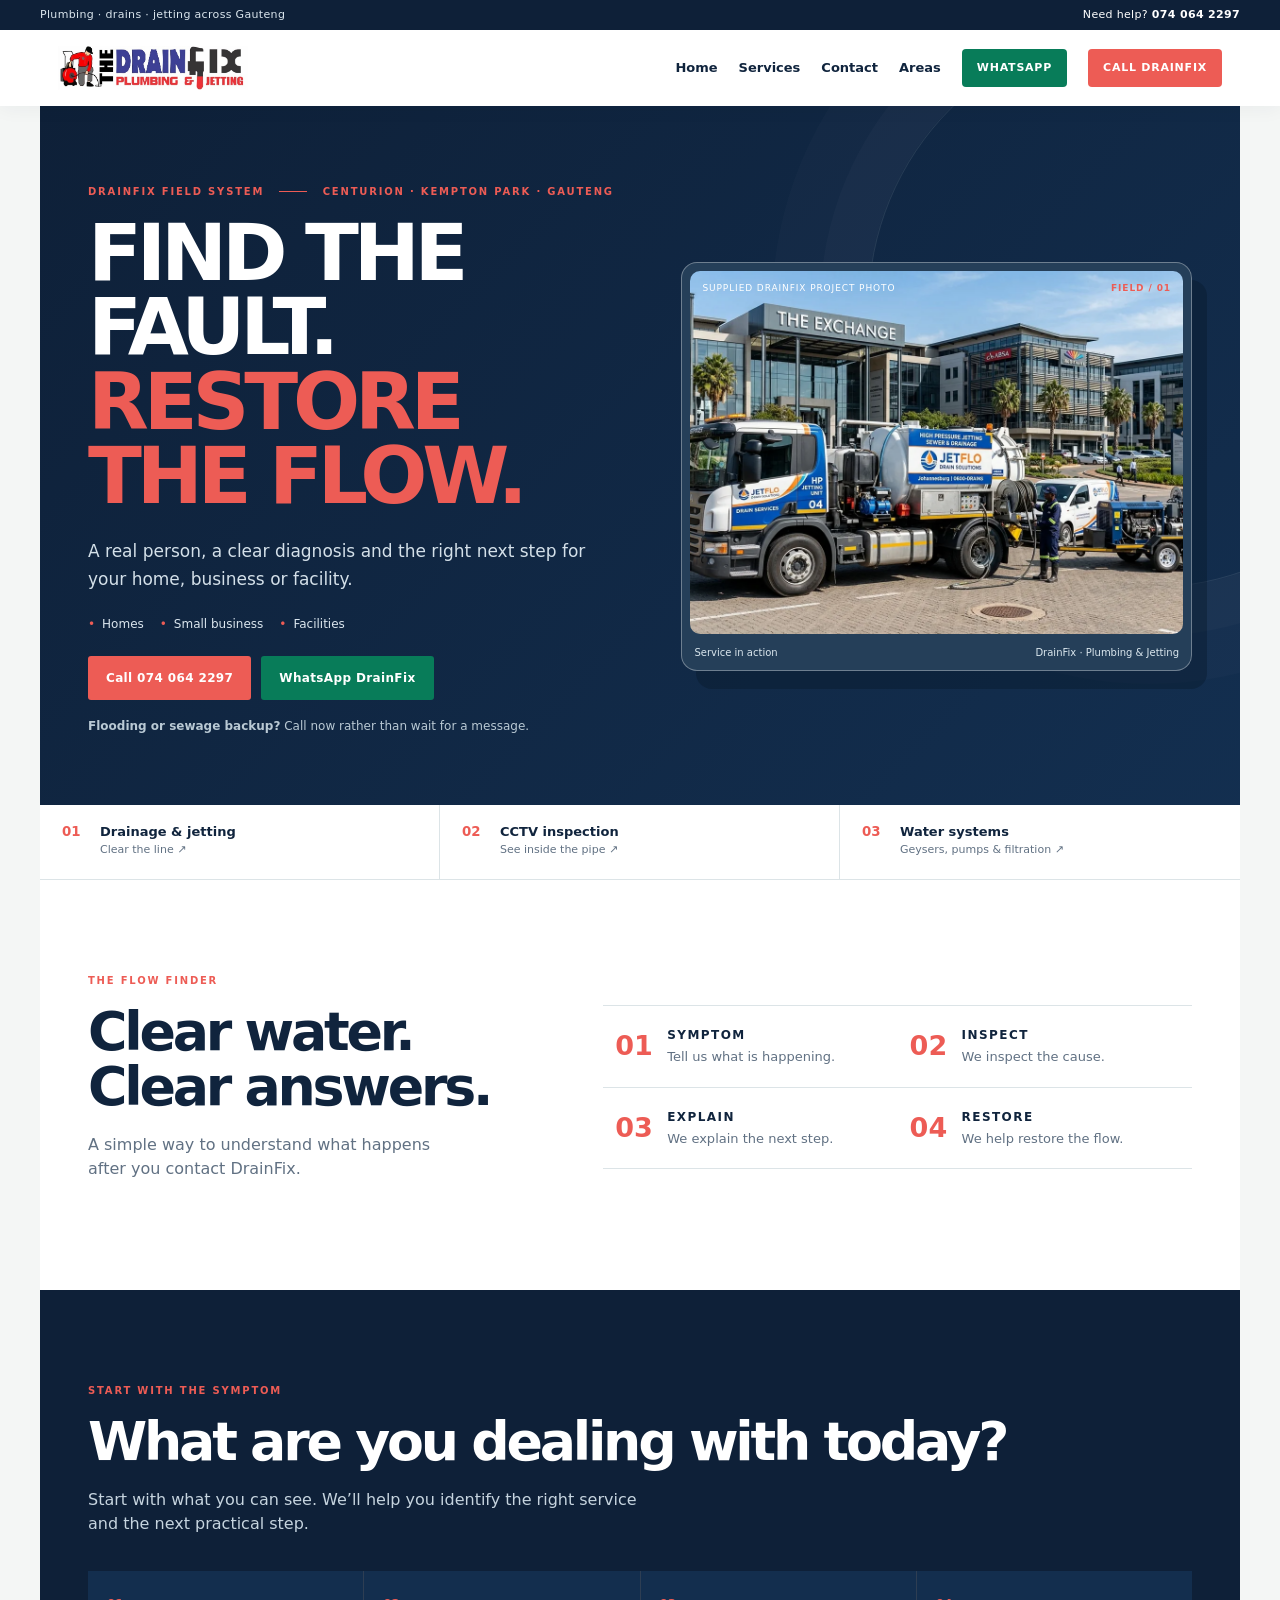
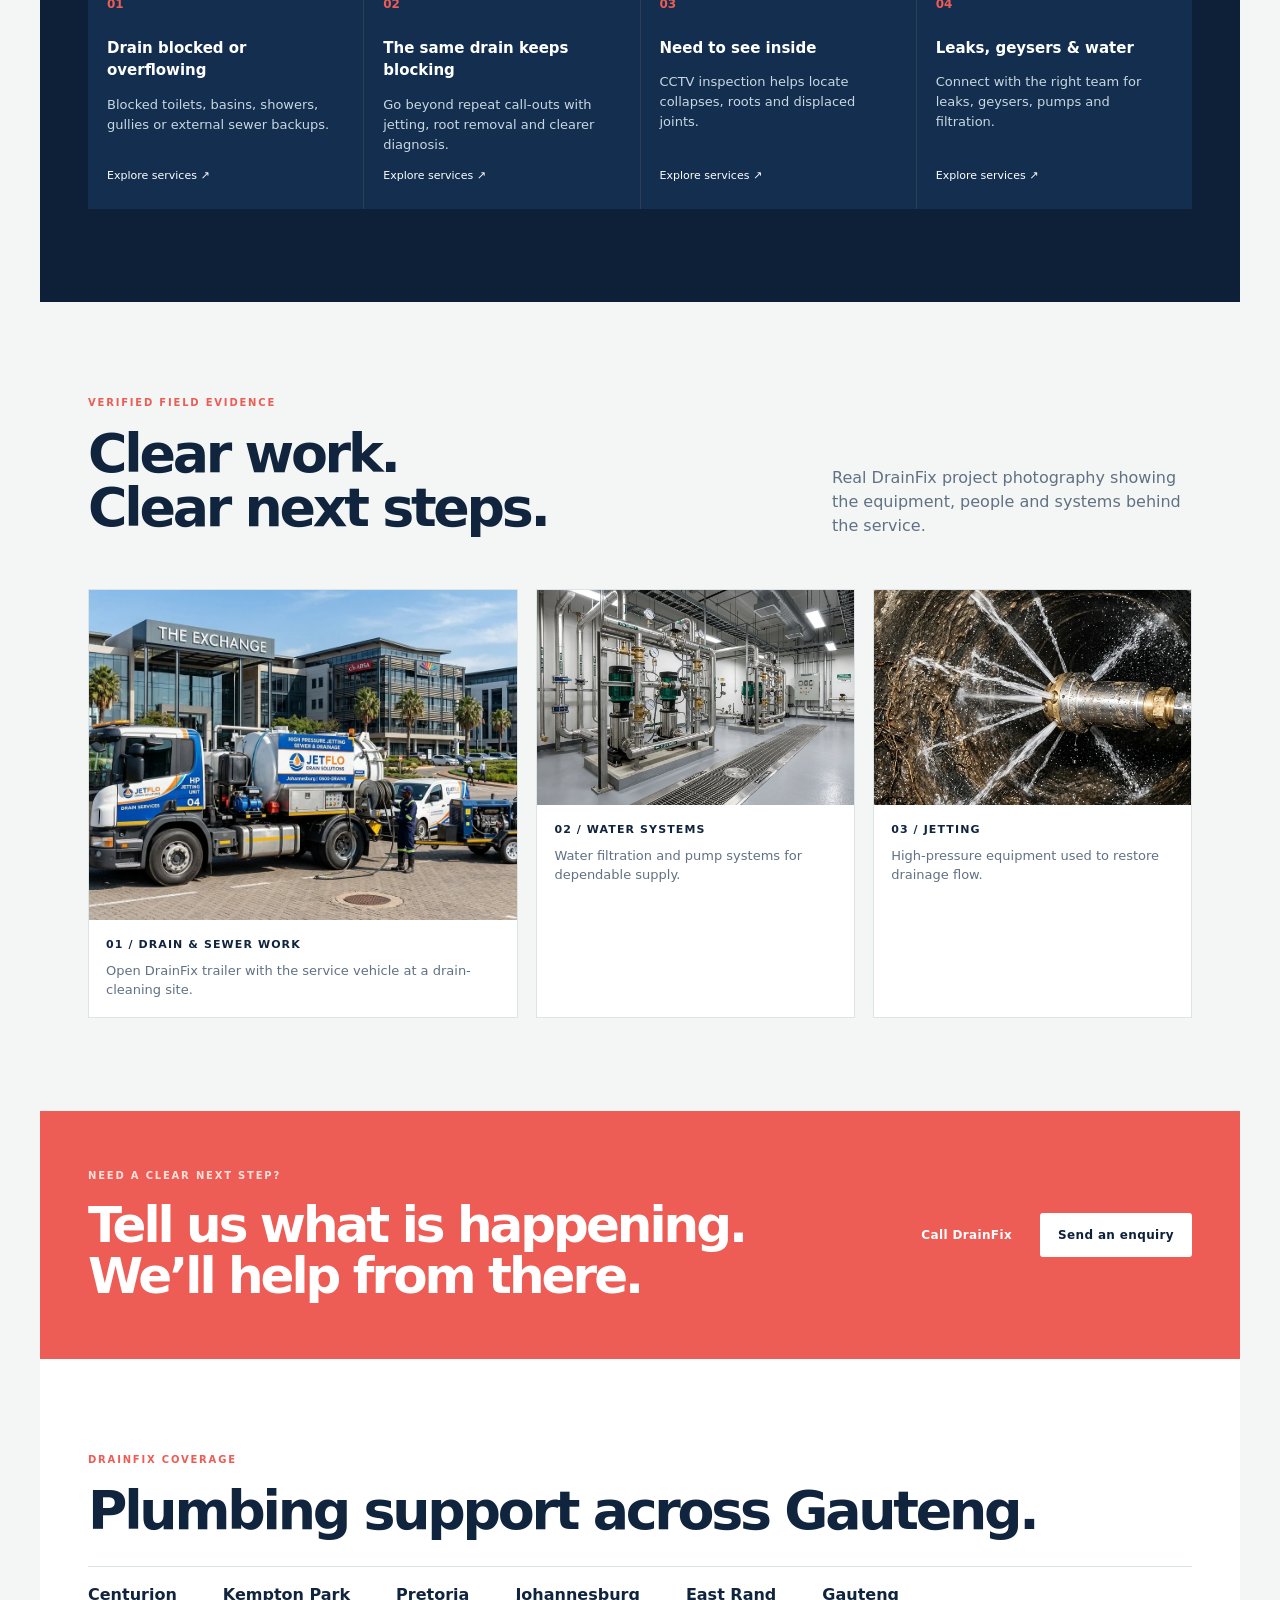
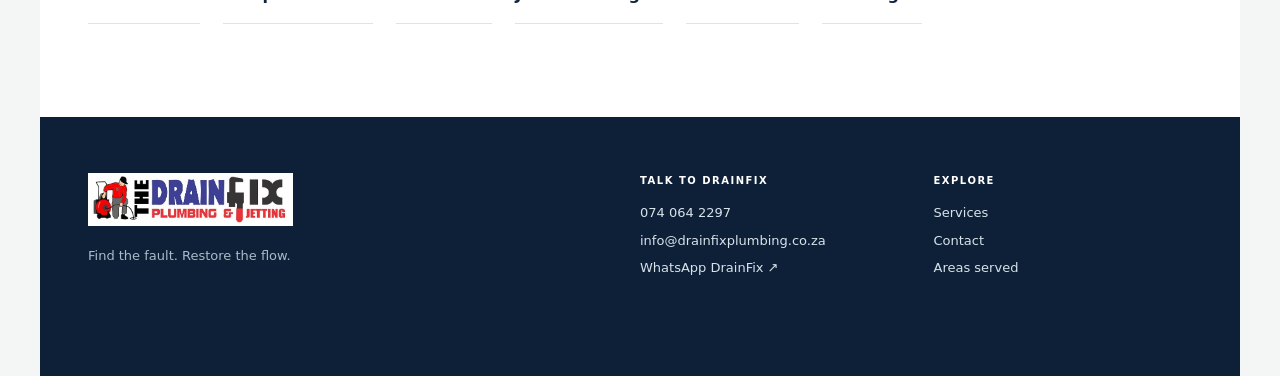
<file: drainfix-github-pages/drainfix-github-pages/index.html>
<!doctype html>
<html lang="en-ZA">
<head>
  <meta charset="utf-8">
  <meta name="viewport" content="width=device-width, initial-scale=1">
  <title>DrainFix Plumbing & Jetting | Gauteng Drain Services</title>
  <meta name="description" content="DrainFix Plumbing & Jetting helps Gauteng homes, businesses and facilities with blocked drains, jetting, CCTV inspections, leaks, geysers and plumbing repairs.">
  <link rel="canonical" href="https://www.drainfixplumbing.co.za/">
  <meta property="og:type" content="website"><meta property="og:site_name" content="DrainFix Plumbing & Jetting"><meta property="og:title" content="Find the fault. Restore the flow."><meta property="og:description" content="Clear answers for drains, plumbing, jetting, inspections, leaks and geysers across Gauteng."><meta property="og:url" content="https://www.drainfixplumbing.co.za/"><meta property="og:image" content="assets/hero-technician.webp">
  <meta name="twitter:card" content="summary_large_image"><meta name="twitter:title" content="DrainFix Plumbing & Jetting | Gauteng"><meta name="twitter:description" content="Drain and plumbing services across Gauteng."><meta name="twitter:image" content="assets/hero-technician.webp">
  <link rel="icon" href="assets/drainfix-icon.png" type="image/svg+xml"><link rel="stylesheet" href="styles.css">
  <script type="application/ld+json">{"@context":"https://schema.org","@type":"Plumber","name":"DrainFix Plumbing & Jetting","url":"https://www.drainfixplumbing.co.za/","telephone":"+27740642297","email":"info@drainfixplumbing.co.za","areaServed":["Gauteng","Johannesburg","Pretoria","Centurion","Kempton Park"],"image":"assets/drainfix-logo.jpeg"}</script>
</head>
<body>
<a class="skip" href="#main">Skip to content</a>
<header class="site-header"><div class="topline"><span>Plumbing · drains · jetting across Gauteng</span><a href="tel:+27740642297">Need help? <b>074 064 2297</b></a></div><div class="navwrap"><a class="brand" href="index.html"><img src="assets/drainfix-logo.jpeg" alt="DrainFix Plumbing and Jetting"></a><button class="menu" aria-expanded="false" aria-controls="nav">Menu <span>☰</span></button><nav id="nav"><a href="index.html">Home</a><a href="services.html">Services</a><a href="contact.html">Contact</a><a href="services.html#coverage">Areas</a><a class="nav-wa" href="https://wa.me/27740642297?text=Hi%20DrainFix%2C%20I%20need%20plumbing%20or%20drainage%20help.">WhatsApp</a><a class="nav-call" href="tel:+27740642297">Call DrainFix</a></nav></div></header>
<main id="main">
<section class="hero"><div class="hero-copy"><p class="eyebrow">DRAINFIX FIELD SYSTEM <i></i> CENTURION · KEMPTON PARK · GAUTENG</p><h1>Find the fault.<br><em>Restore the flow.</em></h1><p class="hero-lede">A real person, a clear diagnosis and the right next step for your home, business or facility.</p><div class="hero-chips"><span>Homes</span><span>Small business</span><span>Facilities</span></div><div class="actions"><a class="button primary" href="tel:+27740642297">Call 074 064 2297</a><a class="button whatsapp" href="https://wa.me/27740642297?text=Hi%20DrainFix%2C%20I%20have%20a%20plumbing%20or%20drainage%20problem%20in%20Gauteng.">WhatsApp DrainFix</a></div><p class="urgent"><b>Flooding or sewage backup?</b> Call now rather than wait for a message.</p></div><figure class="hero-media"><img src="assets/hero-technician.webp" alt="DrainFix technician working on a plumbing service call"><figcaption><span>SUPPLIED DRAINFIX PROJECT PHOTO</span><b>FIELD / 01</b></figcaption><div class="media-caption"><span>Service in action</span><span>DrainFix · Plumbing & Jetting</span></div></figure></section>
<section class="service-rail"><a href="services.html#drainage"><small>01</small><b>Drainage & jetting</b><span>Clear the line ↗</span></a><a href="services.html#inspection"><small>02</small><b>CCTV inspection</b><span>See inside the pipe ↗</span></a><a href="services.html#water"><small>03</small><b>Water systems</b><span>Geysers, pumps & filtration ↗</span></a></section>
<section class="finder section"><div class="section-tag">THE FLOW FINDER</div><div class="two-col"><div><h2>Clear water.<br>Clear answers.</h2><p>A simple way to understand what happens after you contact DrainFix.</p></div><div class="steps"><div><strong>01</strong><b>SYMPTOM</b><span>Tell us what is happening.</span></div><div><strong>02</strong><b>INSPECT</b><span>We inspect the cause.</span></div><div><strong>03</strong><b>EXPLAIN</b><span>We explain the next step.</span></div><div><strong>04</strong><b>RESTORE</b><span>We help restore the flow.</span></div></div></div></section>
<section class="symptoms section dark" id="symptoms"><div class="section-tag">START WITH THE SYMPTOM</div><h2>What are you dealing with today?</h2><p class="intro">Start with what you can see. We’ll help you identify the right service and the next practical step.</p><div class="symptom-grid"><a href="services.html#drainage"><span>01</span><b>Drain blocked or overflowing</b><p>Blocked toilets, basins, showers, gullies or external sewer backups.</p><i>Explore services ↗</i></a><a href="services.html#drainage"><span>02</span><b>The same drain keeps blocking</b><p>Go beyond repeat call-outs with jetting, root removal and clearer diagnosis.</p><i>Explore services ↗</i></a><a href="services.html#inspection"><span>03</span><b>Need to see inside</b><p>CCTV inspection helps locate collapses, roots and displaced joints.</p><i>Explore services ↗</i></a><a href="services.html#water"><span>04</span><b>Leaks, geysers & water</b><p>Connect with the right team for leaks, geysers, pumps and filtration.</p><i>Explore services ↗</i></a></div></section>
<section class="evidence section" id="evidence"><div class="section-heading"><div><div class="section-tag">VERIFIED FIELD EVIDENCE</div><h2>Clear work.<br>Clear next steps.</h2></div><p>Real DrainFix project photography showing the equipment, people and systems behind the service.</p></div><div class="evidence-grid"><figure class="large"><img src="assets/drain-cleaning-trailer.webp" alt="DrainFix drain cleaning trailer at a project site"><figcaption><b>01 / DRAIN & SEWER WORK</b><span>Open DrainFix trailer with the service vehicle at a drain-cleaning site.</span></figcaption></figure><figure><img src="assets/water-filtration.webp" alt="DrainFix water filtration and pump system"><figcaption><b>02 / WATER SYSTEMS</b><span>Water filtration and pump systems for dependable supply.</span></figcaption></figure><figure><img src="assets/high-pressure-jetting.webp" alt="High-pressure drain jetting equipment"><figcaption><b>03 / JETTING</b><span>High-pressure equipment used to restore drainage flow.</span></figcaption></figure></div></section>
<section class="band"><div><div class="section-tag">NEED A CLEAR NEXT STEP?</div><h2>Tell us what is happening.<br>We’ll help from there.</h2></div><div class="actions"><a class="button primary" href="tel:+27740642297">Call DrainFix</a><a class="button light" href="contact.html">Send an enquiry</a></div></section>
<section class="coverage section" id="coverage"><div class="section-tag">DRAINFIX COVERAGE</div><h2>Plumbing support across Gauteng.</h2><div class="coverage-row"><span>Centurion</span><span>Kempton Park</span><span>Pretoria</span><span>Johannesburg</span><span>East Rand</span><span>Gauteng</span></div></section>
</main>
<footer><div class="footer-brand"><img src="assets/drainfix-logo.jpeg" alt="DrainFix Plumbing and Jetting"><p>Find the fault. Restore the flow.</p></div><div><b>Talk to DrainFix</b><a href="tel:+27740642297">074 064 2297</a><a href="mailto:info@drainfixplumbing.co.za">info@drainfixplumbing.co.za</a><a href="https://wa.me/27740642297">WhatsApp DrainFix ↗</a></div><div><b>Explore</b><a href="services.html">Services</a><a href="contact.html">Contact</a><a href="services.html#coverage">Areas served</a></div></footer>
<div class="mobile-actions"><a href="tel:+27740642297">Call</a><a href="https://wa.me/27740642297?text=Hi%20DrainFix%2C%20I%20need%20help.">WhatsApp</a></div><script src="script.js"></script>
</body></html>
</file>
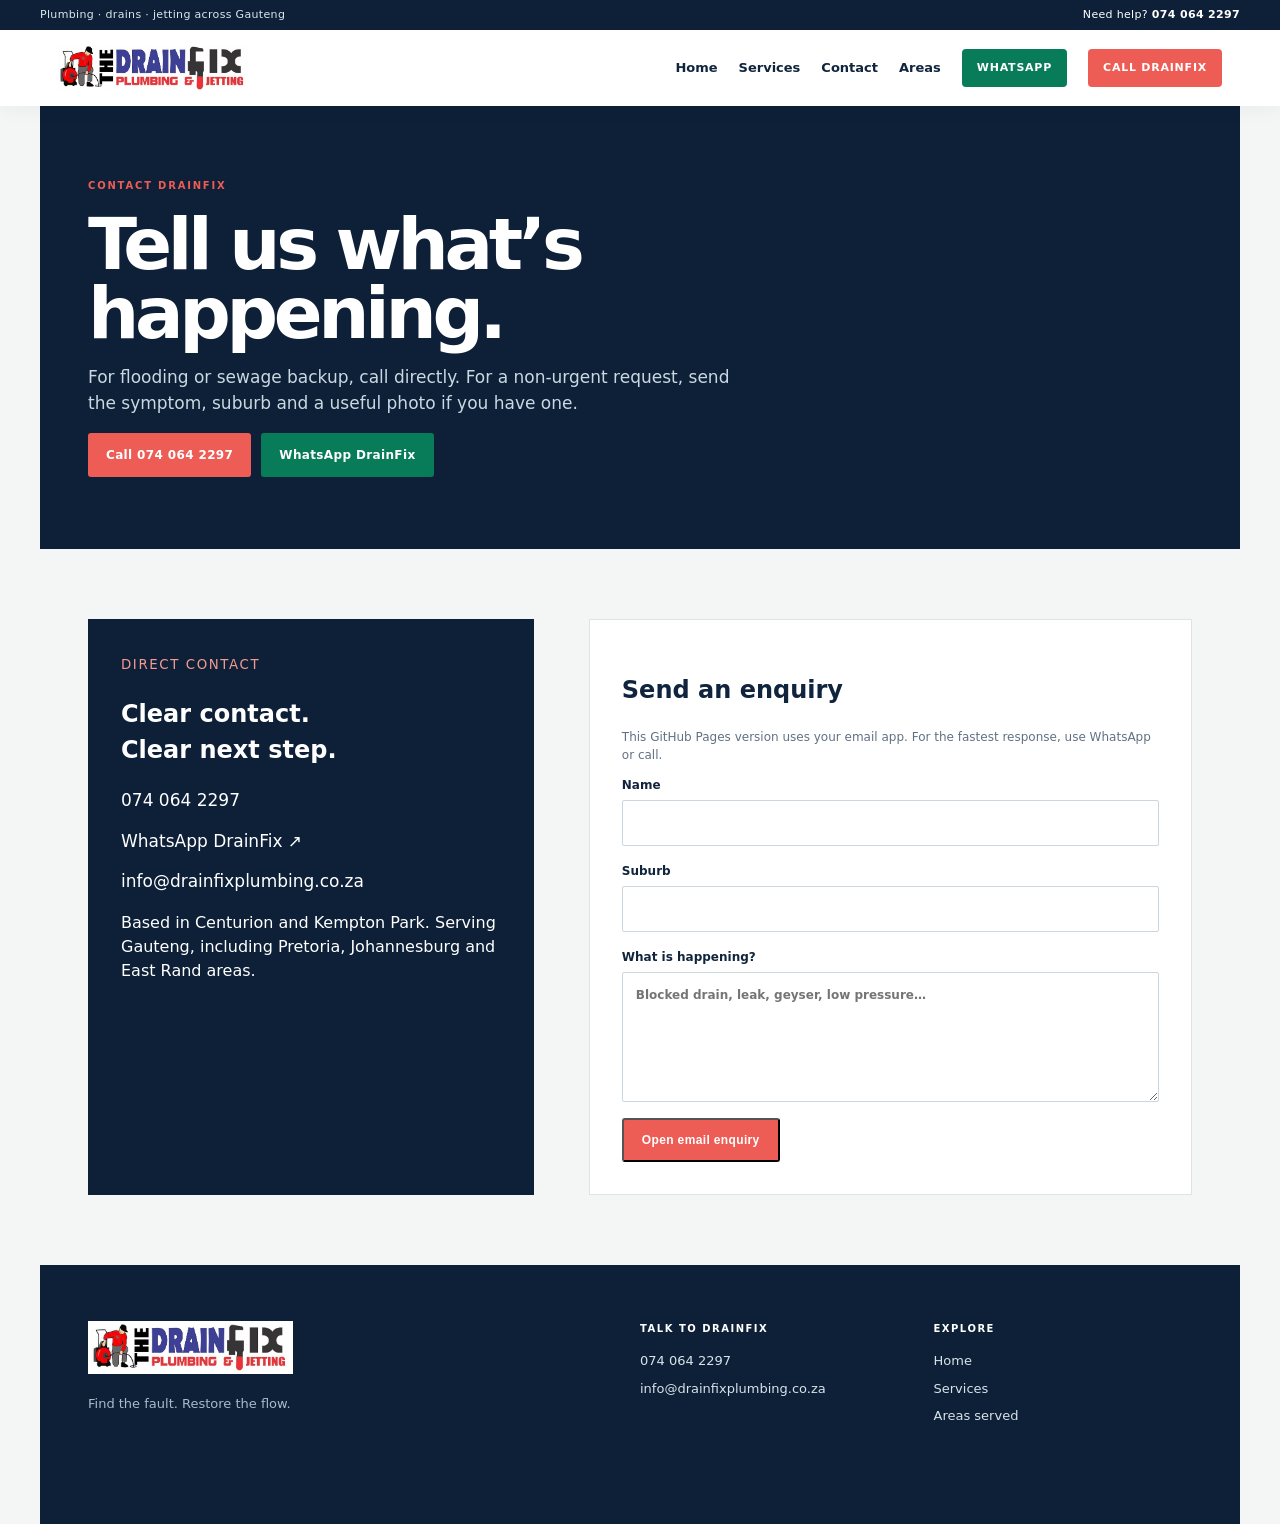
<file: drainfix-github-pages/drainfix-github-pages/contact.html>
<!doctype html><html lang="en-ZA"><head><meta charset="utf-8"><meta name="viewport" content="width=device-width, initial-scale=1"><title>Contact DrainFix Plumbing & Jetting | Gauteng</title><meta name="description" content="Call, WhatsApp or email DrainFix Plumbing & Jetting for practical plumbing and drainage help across Gauteng."><link rel="canonical" href="https://www.drainfixplumbing.co.za/contact.html"><meta property="og:type" content="website"><meta property="og:title" content="Contact DrainFix Plumbing & Jetting"><meta property="og:description" content="Tell us what is happening and we’ll help identify the right next step."><meta property="og:image" content="assets/drain-cleaning-trailer.webp"><link rel="icon" href="assets/drainfix-icon.png" type="image/svg+xml"><link rel="stylesheet" href="styles.css"></head><body><a class="skip" href="#main">Skip to content</a><header class="site-header"><div class="topline"><span>Plumbing · drains · jetting across Gauteng</span><a href="tel:+27740642297">Need help? <b>074 064 2297</b></a></div><div class="navwrap"><a class="brand" href="index.html"><img src="assets/drainfix-logo.jpeg" alt="DrainFix Plumbing and Jetting"></a><button class="menu" aria-expanded="false" aria-controls="nav">Menu <span>☰</span></button><nav id="nav"><a href="index.html">Home</a><a href="services.html">Services</a><a href="contact.html">Contact</a><a href="services.html#coverage">Areas</a><a class="nav-wa" href="https://wa.me/27740642297?text=Hi%20DrainFix%2C%20I%20need%20plumbing%20or%20drainage%20help.">WhatsApp</a><a class="nav-call" href="tel:+27740642297">Call DrainFix</a></nav></div></header><main id="main"><section class="page-hero"><div class="section-tag">CONTACT DRAINFIX</div><h1>Tell us what’s happening.</h1><p>For flooding or sewage backup, call directly. For a non-urgent request, send the symptom, suburb and a useful photo if you have one.</p><div class="actions"><a class="button primary" href="tel:+27740642297">Call 074 064 2297</a><a class="button whatsapp" href="https://wa.me/27740642297?text=Hi%20DrainFix%2C%20my%20suburb%20is%20____%20and%20the%20problem%20is%20____.">WhatsApp DrainFix</a></div></section><section class="contact-grid"><div class="contact-box"><small>DIRECT CONTACT</small><h2>Clear contact.<br>Clear next step.</h2><a href="tel:+27740642297">074 064 2297</a><a href="https://wa.me/27740642297">WhatsApp DrainFix ↗</a><a href="mailto:info@drainfixplumbing.co.za">info@drainfixplumbing.co.za</a><p>Based in Centurion and Kempton Park. Serving Gauteng, including Pretoria, Johannesburg and East Rand areas.</p></div><form class="contact-form" action="mailto:info@drainfixplumbing.co.za" method="post" enctype="text/plain"><h2>Send an enquiry</h2><p class="note">This GitHub Pages version uses your email app. For the fastest response, use WhatsApp or call.</p><label>Name<input name="name" autocomplete="name" required></label><label>Suburb<input name="suburb" autocomplete="address-level2" required></label><label>What is happening?<textarea name="message" required placeholder="Blocked drain, leak, geyser, low pressure…"></textarea></label><button class="button primary" type="submit">Open email enquiry</button></form></section></main><footer><div class="footer-brand"><img src="assets/drainfix-logo.jpeg" alt="DrainFix Plumbing and Jetting"><p>Find the fault. Restore the flow.</p></div><div><b>Talk to DrainFix</b><a href="tel:+27740642297">074 064 2297</a><a href="mailto:info@drainfixplumbing.co.za">info@drainfixplumbing.co.za</a></div><div><b>Explore</b><a href="index.html">Home</a><a href="services.html">Services</a><a href="services.html#coverage">Areas served</a></div></footer><div class="mobile-actions"><a href="tel:+27740642297">Call</a><a href="https://wa.me/27740642297?text=Hi%20DrainFix%2C%20I%20need%20help.">WhatsApp</a></div><script src="script.js"></script></body></html>
</file>
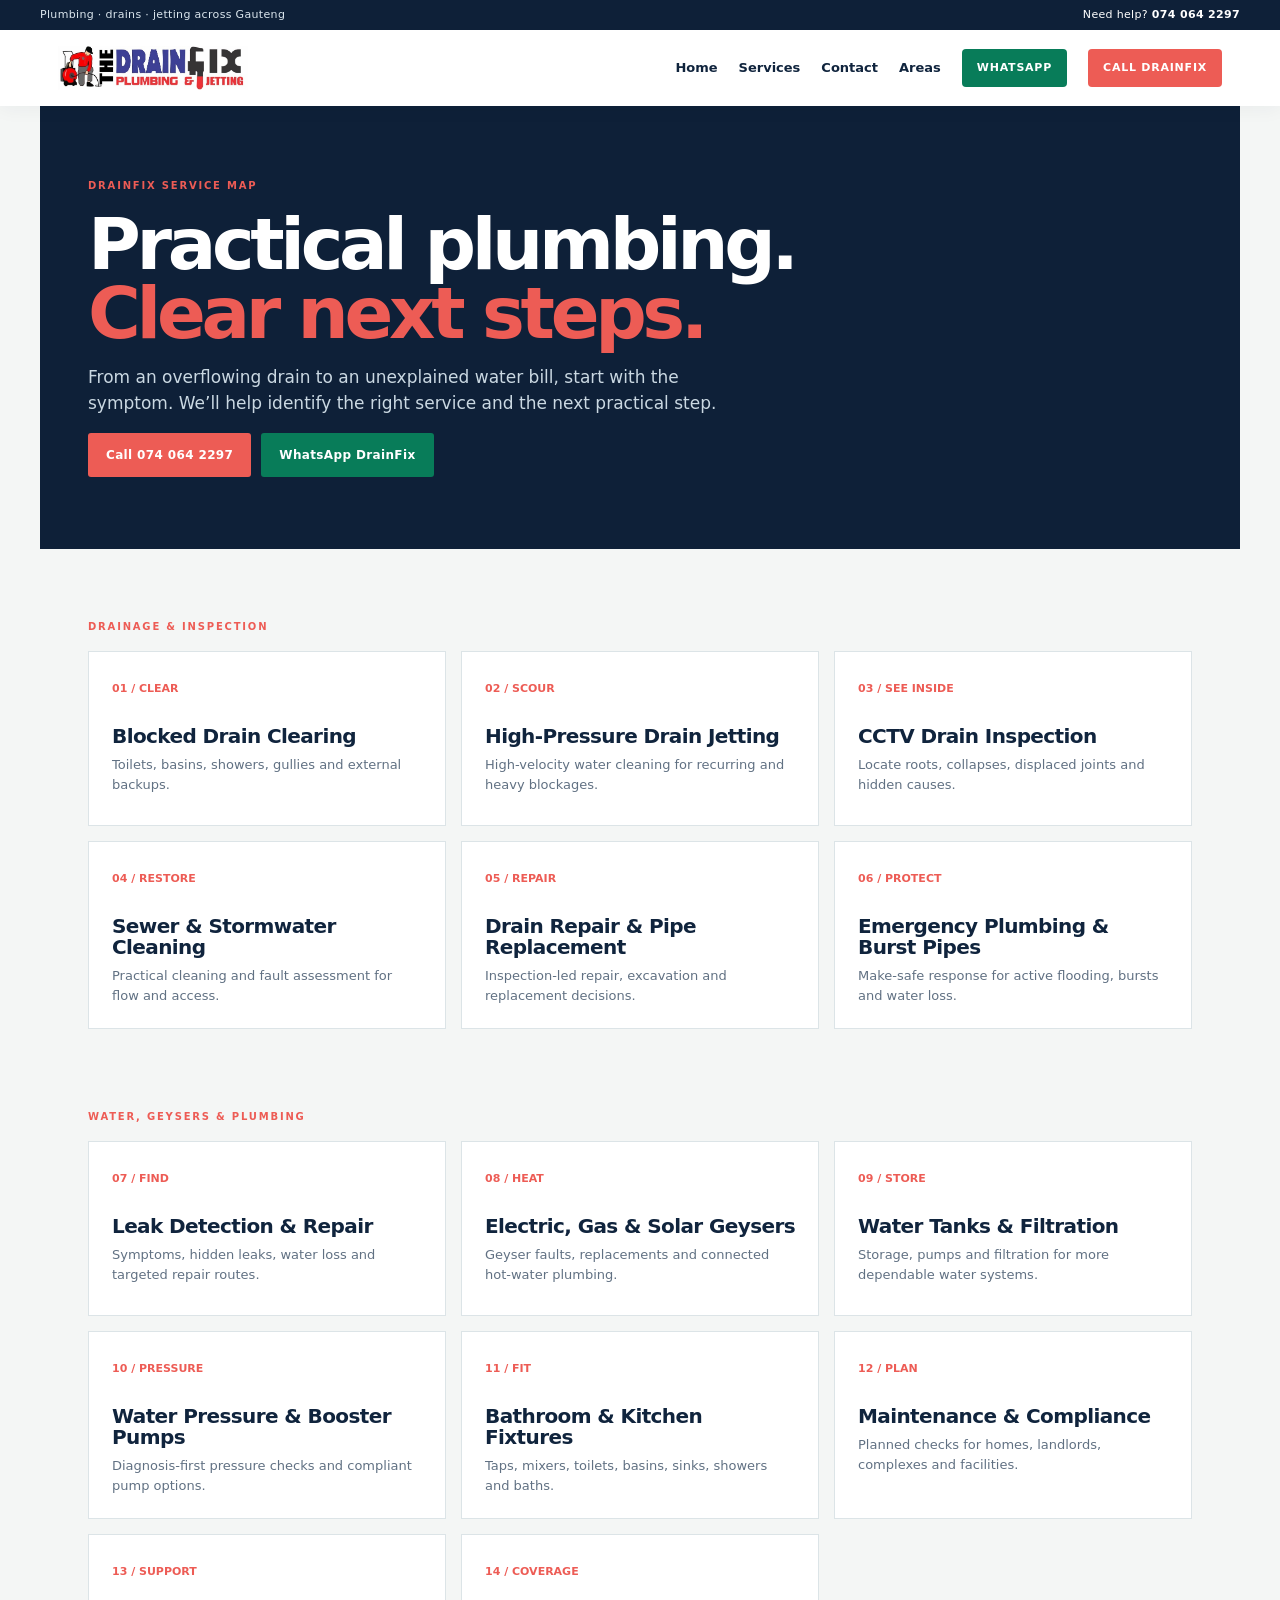
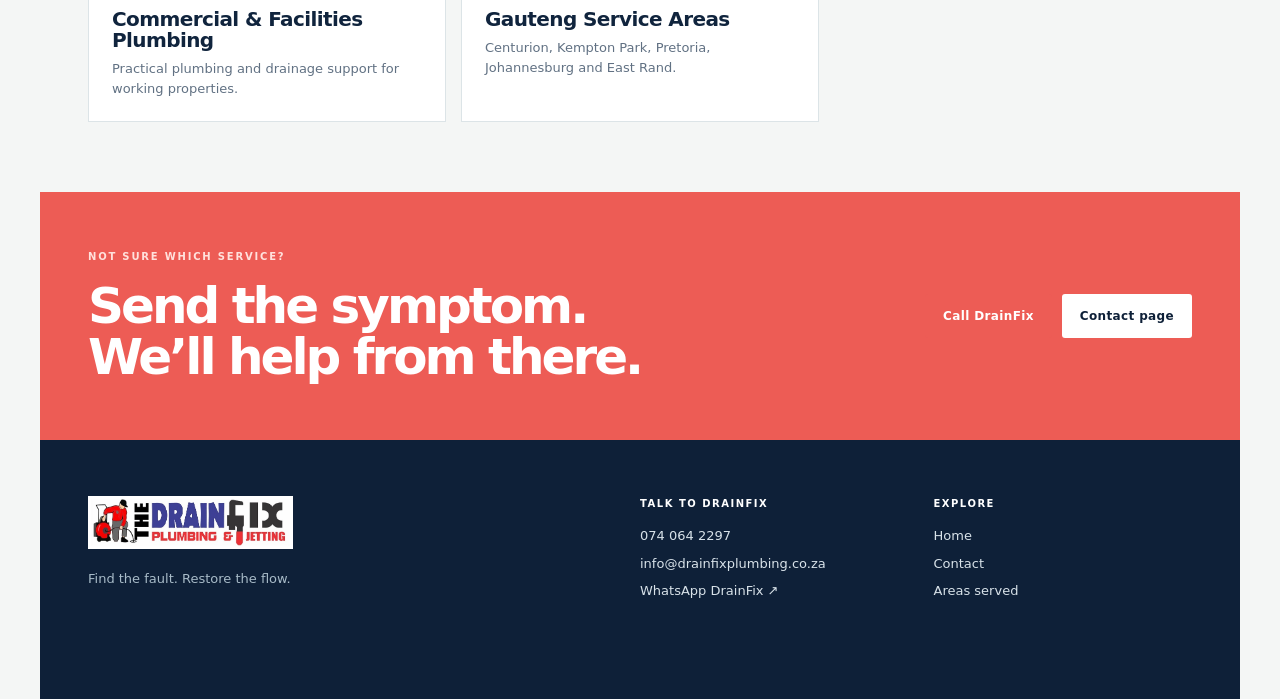
<file: drainfix-github-pages/drainfix-github-pages/services.html>
<!doctype html><html lang="en-ZA"><head><meta charset="utf-8"><meta name="viewport" content="width=device-width, initial-scale=1"><title>Drain & Plumbing Services Across Gauteng | DrainFix</title><meta name="description" content="Explore DrainFix drainage, jetting, CCTV, leak, geyser, fixture, pressure and plumbing services across Gauteng."><link rel="canonical" href="https://www.drainfixplumbing.co.za/services.html"><meta property="og:type" content="website"><meta property="og:title" content="Drain & Plumbing Services Across Gauteng | DrainFix"><meta property="og:description" content="A clear next step for blocked drains, leaks, geysers, water systems and plumbing problems."><meta property="og:image" content="assets/high-pressure-jetting.webp"><link rel="icon" href="assets/drainfix-icon.png" type="image/svg+xml"><link rel="stylesheet" href="styles.css"></head><body><a class="skip" href="#main">Skip to content</a><header class="site-header"><div class="topline"><span>Plumbing · drains · jetting across Gauteng</span><a href="tel:+27740642297">Need help? <b>074 064 2297</b></a></div><div class="navwrap"><a class="brand" href="index.html"><img src="assets/drainfix-logo.jpeg" alt="DrainFix Plumbing and Jetting"></a><button class="menu" aria-expanded="false" aria-controls="nav">Menu <span>☰</span></button><nav id="nav"><a href="index.html">Home</a><a href="services.html">Services</a><a href="contact.html">Contact</a><a href="services.html#coverage">Areas</a><a class="nav-wa" href="https://wa.me/27740642297?text=Hi%20DrainFix%2C%20I%20need%20plumbing%20or%20drainage%20help.">WhatsApp</a><a class="nav-call" href="tel:+27740642297">Call DrainFix</a></nav></div></header><main id="main"><section class="page-hero"><div class="section-tag">DRAINFIX SERVICE MAP</div><h1>Practical plumbing.<br><em style="color:var(--red);font-style:normal">Clear next steps.</em></h1><p>From an overflowing drain to an unexplained water bill, start with the symptom. We’ll help identify the right service and the next practical step.</p><div class="actions"><a class="button primary" href="tel:+27740642297">Call 074 064 2297</a><a class="button whatsapp" href="https://wa.me/27740642297?text=Hi%20DrainFix%2C%20I%20need%20help%20with%20a%20plumbing%20service.">WhatsApp DrainFix</a></div></section><section class="service-list" id="drainage"><div class="section-tag">DRAINAGE & INSPECTION</div><div class="service-card-grid"><a href="index.html#symptoms"><span>01 / CLEAR</span><h2>Blocked Drain Clearing</h2><p>Toilets, basins, showers, gullies and external backups.</p></a><a href="index.html#symptoms"><span>02 / SCOUR</span><h2>High-Pressure Drain Jetting</h2><p>High-velocity water cleaning for recurring and heavy blockages.</p></a><a id="inspection" href="index.html#evidence"><span>03 / SEE INSIDE</span><h2>CCTV Drain Inspection</h2><p>Locate roots, collapses, displaced joints and hidden causes.</p></a><a href="index.html#evidence"><span>04 / RESTORE</span><h2>Sewer & Stormwater Cleaning</h2><p>Practical cleaning and fault assessment for flow and access.</p></a><a href="index.html#evidence"><span>05 / REPAIR</span><h2>Drain Repair & Pipe Replacement</h2><p>Inspection-led repair, excavation and replacement decisions.</p></a><a href="index.html#evidence"><span>06 / PROTECT</span><h2>Emergency Plumbing & Burst Pipes</h2><p>Make-safe response for active flooding, bursts and water loss.</p></a></div></section><section class="service-list" id="water" style="padding-top:10px"><div class="section-tag">WATER, GEYSERS & PLUMBING</div><div class="service-card-grid"><a href="index.html#evidence"><span>07 / FIND</span><h2>Leak Detection & Repair</h2><p>Symptoms, hidden leaks, water loss and targeted repair routes.</p></a><a href="index.html#evidence"><span>08 / HEAT</span><h2>Electric, Gas & Solar Geysers</h2><p>Geyser faults, replacements and connected hot-water plumbing.</p></a><a href="index.html#evidence"><span>09 / STORE</span><h2>Water Tanks & Filtration</h2><p>Storage, pumps and filtration for more dependable water systems.</p></a><a href="index.html#evidence"><span>10 / PRESSURE</span><h2>Water Pressure & Booster Pumps</h2><p>Diagnosis-first pressure checks and compliant pump options.</p></a><a href="index.html#evidence"><span>11 / FIT</span><h2>Bathroom & Kitchen Fixtures</h2><p>Taps, mixers, toilets, basins, sinks, showers and baths.</p></a><a href="index.html#evidence"><span>12 / PLAN</span><h2>Maintenance & Compliance</h2><p>Planned checks for homes, landlords, complexes and facilities.</p></a><a href="index.html#evidence"><span>13 / SUPPORT</span><h2>Commercial & Facilities Plumbing</h2><p>Practical plumbing and drainage support for working properties.</p></a><a href="index.html#coverage"><span>14 / COVERAGE</span><h2>Gauteng Service Areas</h2><p>Centurion, Kempton Park, Pretoria, Johannesburg and East Rand.</p></a></div></section><section class="band"><div><div class="section-tag">NOT SURE WHICH SERVICE?</div><h2>Send the symptom.<br>We’ll help from there.</h2></div><div class="actions"><a class="button primary" href="tel:+27740642297">Call DrainFix</a><a class="button light" href="contact.html">Contact page</a></div></section></main><footer><div class="footer-brand"><img src="assets/drainfix-logo.jpeg" alt="DrainFix Plumbing and Jetting"><p>Find the fault. Restore the flow.</p></div><div><b>Talk to DrainFix</b><a href="tel:+27740642297">074 064 2297</a><a href="mailto:info@drainfixplumbing.co.za">info@drainfixplumbing.co.za</a><a href="https://wa.me/27740642297">WhatsApp DrainFix ↗</a></div><div><b>Explore</b><a href="index.html">Home</a><a href="contact.html">Contact</a><a href="#coverage">Areas served</a></div></footer><div class="mobile-actions"><a href="tel:+27740642297">Call</a><a href="https://wa.me/27740642297?text=Hi%20DrainFix%2C%20I%20need%20help.">WhatsApp</a></div><script src="script.js"></script></body></html>
</file>
<file: drainfix-github-pages/drainfix-github-pages/styles.css>
:root{--navy:#0e2038;--navy2:#132e4e;--red:#ed5c55;--red2:#c84748;--teal:#087c59;--ink:#10243d;--muted:#617183;--paper:#f4f6f5;--line:#dce4e7;--white:#fff;--max:1200px}*{box-sizing:border-box}html{scroll-behavior:smooth}body{margin:0;background:var(--paper);color:var(--ink);font-family:Inter,ui-sans-serif,system-ui,-apple-system,BlinkMacSystemFont,"Segoe UI",sans-serif;line-height:1.5}a{color:inherit}.skip{position:absolute;left:-9999px}.skip:focus{left:15px;top:15px;z-index:99;background:#fff;padding:10px}.topline{height:30px;background:var(--navy);color:#dbe6ee;padding:0 max(18px,calc((100% - var(--max))/2));display:flex;align-items:center;justify-content:space-between;font-size:11px;letter-spacing:.03em}.topline a{text-decoration:none;color:#fff}.navwrap{max-width:var(--max);margin:auto;min-height:76px;display:flex;align-items:center;justify-content:space-between;padding:10px 18px;background:#fff}.site-header{background:#fff;position:sticky;top:0;z-index:10;box-shadow:0 3px 18px #0a20380c}.brand img{display:block;width:190px;height:auto;max-height:58px;object-fit:contain}.navwrap nav{display:flex;align-items:center;gap:21px;font-size:13px;font-weight:800}.navwrap nav a{text-decoration:none}.navwrap nav a:not(.nav-wa):not(.nav-call):hover{color:var(--red2)}.nav-wa,.nav-call{color:#fff;border-radius:4px;padding:11px 15px;text-transform:uppercase;font-size:11px;letter-spacing:.07em}.nav-wa{background:var(--teal)}.nav-call{background:var(--red)}.menu{display:none;border:0;background:none;font-weight:800}.hero{max-width:var(--max);margin:0 auto;min-height:540px;background:var(--navy);color:#fff;display:grid;grid-template-columns:1fr .95fr;gap:56px;padding:78px 48px 70px;position:relative;overflow:hidden}.hero:before{content:"";position:absolute;inset:0;background:linear-gradient(135deg,#0e2038 0%,#132f50 100%);opacity:.98}.hero:after{content:"";position:absolute;width:560px;height:560px;border:1px solid #ffffff18;border-radius:50%;right:-190px;top:-80px;box-shadow:0 0 0 48px #ffffff05,0 0 0 96px #ffffff04}.hero>*{position:relative;z-index:1}.eyebrow,.section-tag{font-size:10px;letter-spacing:.18em;font-weight:900;color:var(--red);margin:0 0 17px}.eyebrow i{display:inline-block;width:28px;border-top:1px solid var(--red);margin:0 10px 3px}.hero h1{font-size:clamp(44px,6.5vw,79px);line-height:.94;letter-spacing:-.065em;margin:0 0 24px;text-transform:uppercase}.hero h1 em{font-style:normal;color:var(--red)}.hero-lede{max-width:520px;color:#d4e0e9;font-size:17px;line-height:1.65;margin:0 0 22px}.hero-chips{display:flex;gap:16px;color:#dbe6ee;font-size:12px;margin-bottom:23px}.hero-chips span:before{content:"•";color:var(--red);margin-right:7px}.actions{display:flex;gap:10px;flex-wrap:wrap}.button{display:inline-block;text-decoration:none;padding:13px 18px;font-weight:900;font-size:12px;letter-spacing:.03em;border-radius:3px}.button.primary{background:var(--red);color:#fff}.button.whatsapp{background:var(--teal);color:#fff}.button.light{background:#fff;color:var(--navy)}.urgent{color:#b9c9d4;font-size:12px;margin:17px 0 0}.hero-media{margin:14px 0 0;background:#253f59;border:1px solid #ffffff55;border-radius:16px;padding:8px;align-self:center;box-shadow:15px 18px 0 #081a2c66}.hero-media img{display:block;width:100%;aspect-ratio:1.36;object-fit:cover;border-radius:10px}.hero-media figcaption{position:absolute;top:19px;left:20px;right:20px;color:#fff;font-size:9px;letter-spacing:.1em;display:flex;justify-content:space-between}.hero-media figcaption b{color:var(--red)}.media-caption{display:flex;justify-content:space-between;font-size:10px;color:#dbe7ee;padding:11px 4px 2px}.service-rail{max-width:var(--max);margin:auto;display:grid;grid-template-columns:repeat(3,1fr);background:#fff;border-bottom:1px solid var(--line)}.service-rail a{min-height:74px;padding:17px 22px;display:grid;grid-template-columns:30px 1fr auto;grid-template-rows:1fr 1fr;column-gap:8px;text-decoration:none;border-right:1px solid var(--line)}.service-rail a:last-child{border:0}.service-rail small{grid-row:1/3;color:var(--red);font-weight:900}.service-rail b{font-size:13px}.service-rail span{grid-column:2/4;color:var(--muted);font-size:11px}.section{max-width:var(--max);margin:auto;padding:93px 48px}.two-col{display:grid;grid-template-columns:.85fr 1.15fr;gap:80px;align-items:start}.section h2{font-size:clamp(34px,4.2vw,57px);line-height:1.02;letter-spacing:-.06em;margin:0 0 18px}.finder{background:#fff}.finder p,.section-heading>p{color:var(--muted);max-width:360px}.steps{display:grid;grid-template-columns:1fr 1fr;border-top:1px solid var(--line)}.steps div{padding:20px 12px;border-bottom:1px solid var(--line);display:grid;grid-template-columns:40px 1fr;gap:3px 12px}.steps strong{grid-row:1/3;color:var(--red);font-size:27px}.steps b{font-size:12px;letter-spacing:.12em}.steps span{color:var(--muted);font-size:13px}.dark{background:var(--navy);color:#fff}.dark .intro{color:#c6d4df;max-width:550px}.symptom-grid{display:grid;grid-template-columns:repeat(4,1fr);gap:1px;background:#ffffff22;margin-top:35px}.symptom-grid a{padding:24px 19px;background:var(--navy2);min-height:230px;text-decoration:none;display:flex;flex-direction:column;transition:.25s}.symptom-grid a:hover{transform:translateY(-6px);background:#1a3b60}.symptom-grid span{color:var(--red);font-size:12px;font-weight:900}.symptom-grid b{font-size:15px;margin-top:24px}.symptom-grid p{color:#c9d8e1;font-size:13px;line-height:1.55}.symptom-grid i{font-size:11px;color:#fff;font-style:normal;margin-top:auto}.section-heading{display:flex;justify-content:space-between;align-items:end;gap:40px}.evidence-grid{display:grid;grid-template-columns:1.35fr 1fr 1fr;gap:18px;margin-top:35px}.evidence figure{margin:0;background:#fff;border:1px solid var(--line)}.evidence img{display:block;width:100%;height:215px;object-fit:cover}.evidence .large img{height:330px}.evidence figcaption{padding:17px;display:grid;gap:7px}.evidence figcaption b{font-size:11px;letter-spacing:.1em}.evidence figcaption span{font-size:13px;color:var(--muted)}.band{max-width:var(--max);margin:auto;background:var(--red);color:#fff;display:flex;align-items:center;justify-content:space-between;gap:25px;padding:57px 48px}.band .section-tag{color:#ffe1dc}.band h2{font-size:clamp(30px,4vw,50px);line-height:1.02;letter-spacing:-.06em;margin:0}.coverage{background:#fff}.coverage-row{display:flex;flex-wrap:wrap;border-top:1px solid var(--line);margin-top:28px}.coverage-row span{font-weight:800;padding:16px 23px 16px 0;margin-right:23px;border-bottom:1px solid var(--line)}footer{max-width:var(--max);margin:auto;background:var(--navy);color:#d8e2e9;display:grid;grid-template-columns:2fr 1fr 1fr;gap:35px;padding:56px 48px 90px}footer img{width:205px;background:#fff;padding:3px}footer p{color:#a8bbc8;font-size:13px}footer b{display:block;color:#fff;text-transform:uppercase;font-size:10px;letter-spacing:.15em;margin-bottom:15px}footer a{display:block;color:#d8e2e9;text-decoration:none;font-size:13px;margin:8px 0}.mobile-actions{display:none}.page-hero{max-width:var(--max);margin:auto;background:var(--navy);color:#fff;padding:72px 48px}.page-hero h1{font-size:clamp(42px,6vw,72px);line-height:.96;letter-spacing:-.06em;max-width:780px;margin:0}.page-hero p{color:#cad8e2;max-width:650px;font-size:17px}.service-list{max-width:var(--max);margin:auto;padding:70px 48px}.service-card-grid{display:grid;grid-template-columns:repeat(3,1fr);gap:15px}.service-card-grid a{background:#fff;border:1px solid var(--line);padding:23px;text-decoration:none;min-height:175px;transition:.2s}.service-card-grid a:hover{border-color:var(--red);transform:translateY(-4px)}.service-card-grid span{color:var(--red);font-weight:900;font-size:11px}.service-card-grid h2{font-size:20px;line-height:1.05;margin:27px 0 8px;letter-spacing:-.03em}.service-card-grid p{color:var(--muted);font-size:13px;margin:0}.contact-grid{max-width:var(--max);margin:auto;padding:70px 48px;display:grid;grid-template-columns:.85fr 1.15fr;gap:55px}.contact-box{background:var(--navy);color:#fff;padding:33px}.contact-box a{display:block;color:#fff;text-decoration:none;margin:15px 0;font-size:17px}.contact-box small{color:#f39a91;letter-spacing:.12em}.contact-form{background:#fff;padding:32px;border:1px solid var(--line)}label{display:grid;gap:6px;margin-bottom:16px;font-weight:800;font-size:12px}input,textarea{font:inherit;border:1px solid #cbd7dd;padding:13px;border-radius:2px}textarea{min-height:130px}.note{font-size:12px;color:var(--muted)}@media(max-width:900px){.navwrap nav{display:none;position:absolute;top:106px;left:0;right:0;background:#fff;padding:15px 20px;box-shadow:0 12px 20px #091c2c18}.navwrap nav.open{display:grid;gap:12px}.menu{display:block}.hero{grid-template-columns:1fr;gap:25px;padding:58px 24px}.hero-media{max-width:600px;width:100%}.section{padding:70px 24px}.two-col{grid-template-columns:1fr;gap:32px}.symptom-grid{grid-template-columns:1fr 1fr}.evidence-grid{grid-template-columns:1fr 1fr}.evidence .large{grid-column:1/-1}.service-card-grid{grid-template-columns:1fr 1fr}.contact-grid{grid-template-columns:1fr;padding:55px 24px}footer{padding:44px 24px 90px;grid-template-columns:1fr 1fr}.band{padding:44px 24px}.service-rail{grid-template-columns:1fr}.service-rail a{border-right:0;border-bottom:1px solid var(--line)}}@media(max-width:560px){.topline{font-size:9px}.topline span{display:none}.topline{justify-content:flex-end}.brand img{width:158px}.hero h1{font-size:49px}.hero-lede{font-size:15px}.hero{padding:46px 18px}.service-rail a{padding:15px 18px}.steps{grid-template-columns:1fr}.symptom-grid{grid-template-columns:1fr}.evidence-grid{grid-template-columns:1fr}.evidence .large{grid-column:auto}.evidence .large img,.evidence img{height:235px}.section-heading{display:block}.band{display:block}.band .actions{margin-top:23px}.service-card-grid{grid-template-columns:1fr}.page-hero{padding:52px 22px}footer{grid-template-columns:1fr}.mobile-actions{display:grid;position:fixed;bottom:0;left:0;right:0;z-index:20;grid-template-columns:1fr 1fr;box-shadow:0 -5px 20px #0617282b}.mobile-actions a{padding:14px;text-align:center;color:#fff;text-decoration:none;font-weight:900;font-size:13px}.mobile-actions a:first-child{background:var(--red)}.mobile-actions a:last-child{background:var(--teal)}}
</file>
